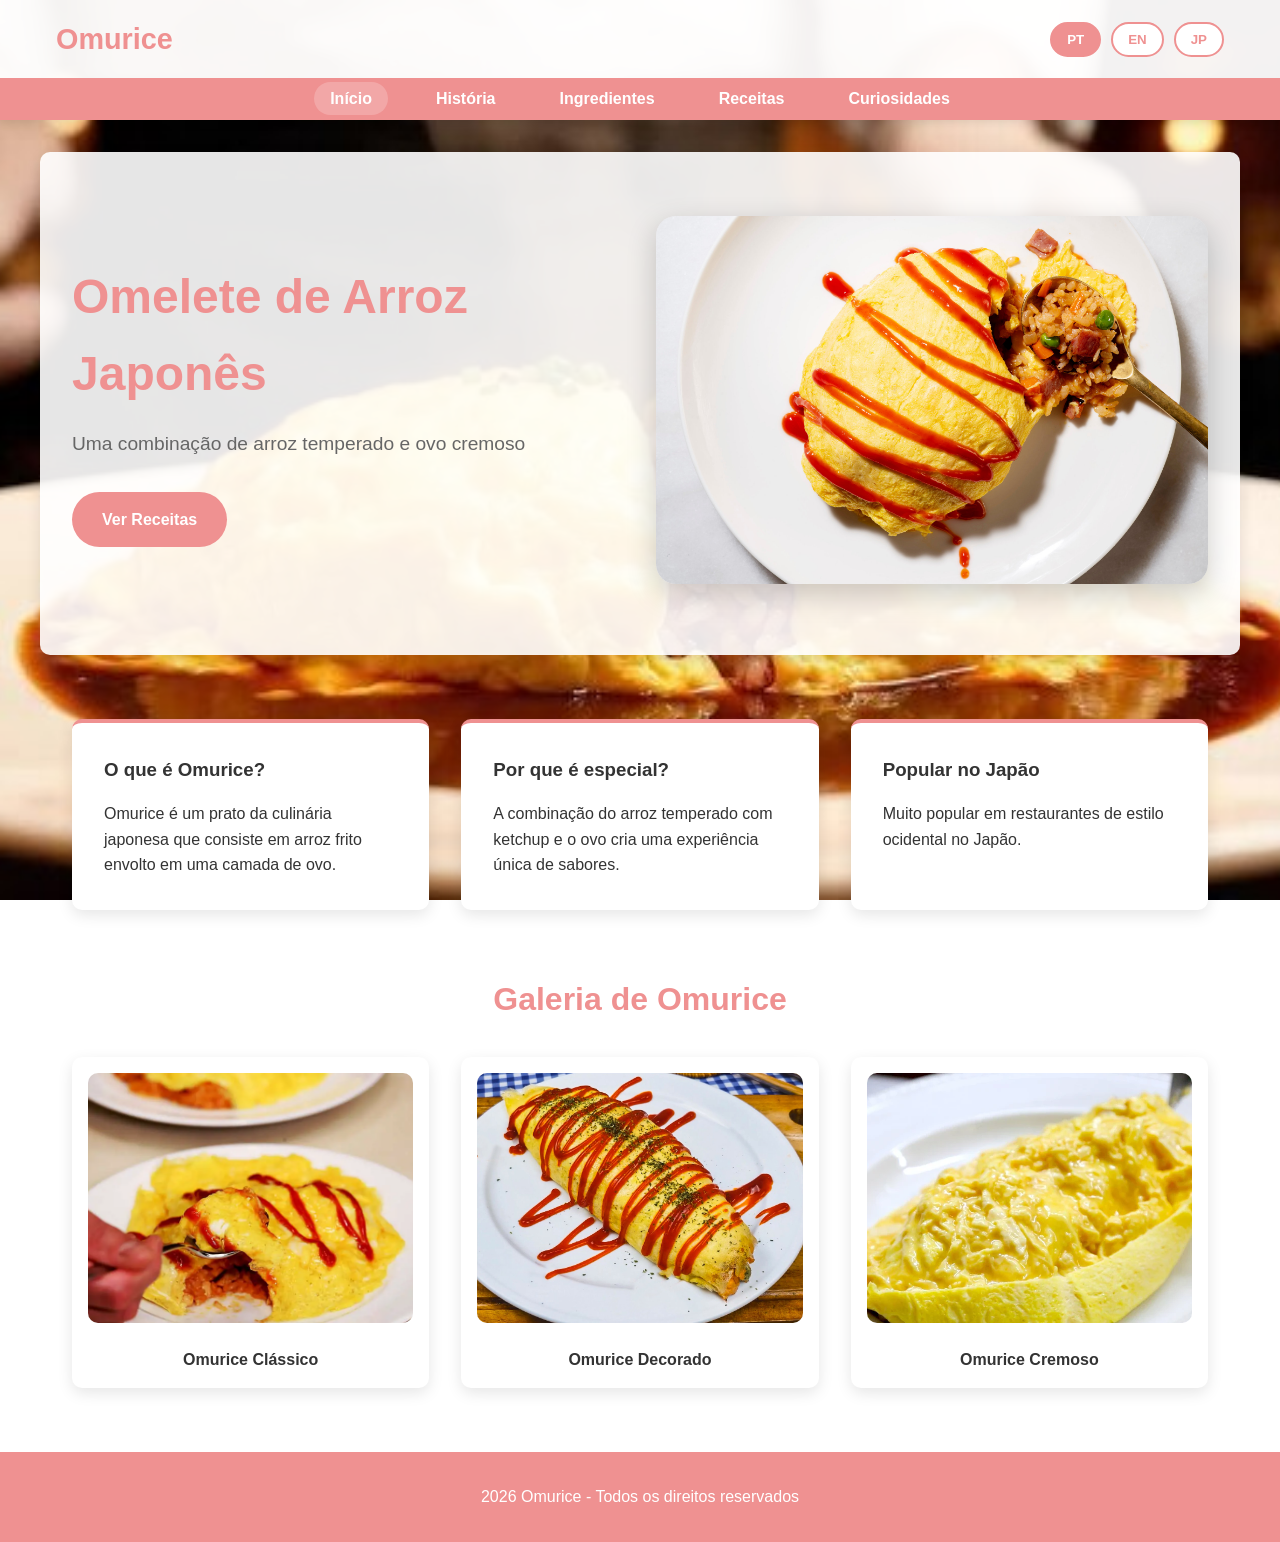
<file: omurice-site/index.html>
<!DOCTYPE html>
<html lang="pt-BR">
<head>
    <meta charset="UTF-8">
    <meta name="viewport" content="width=device-width, initial-scale=1.0">
    <title>Omurice - Omelete de Arroz Japonês</title>
    <link rel="stylesheet" href="style.css">
</head>
<body>
    <header>
        <div class="header-content">
            <div class="logo">
                <h1>Omurice</h1>
            </div>
            <div class="language-selector">
                <button class="lang-btn active" data-lang="pt">PT</button>
                <button class="lang-btn" data-lang="en">EN</button>
                <button class="lang-btn" data-lang="jp">JP</button>
            </div>
        </div>
        <nav class="menu-horizontal">
            <ul>
                <li><a href="index.html" class="active" data-i18n="nav_home">Início</a></li>
                <li><a href="historia.html" data-i18n="nav_history">História</a></li>
                <li><a href="ingredientes.html" data-i18n="nav_ingredients">Ingredientes</a></li>
                <li><a href="receitas.html" data-i18n="nav_recipes">Receitas</a></li>
                <li><a href="curiosidades.html" data-i18n="nav_curiosities">Curiosidades</a></li>
            </ul>
        </nav>
    </header>

    <main>
        <section class="hero">
            <div class="hero-content">
                <h2 data-i18n="hero_title">Omelete de Arroz Japonês</h2>
                <p data-i18n="hero_subtitle">Uma combinação de arroz temperado e ovo cremoso</p>
                <a href="receitas.html" class="btn-primary" data-i18n="hero_button">Ver Receitas</a>
            </div>
            <div class="hero-image">
                <img src="imagens/hero-omurice.jpg" alt="Omurice">
            </div>
        </section>

        <section class="featured-cards">
            <div class="card">
                <h3 data-i18n="featured_1_title">O que é Omurice?</h3>
                <p data-i18n="featured_1_desc">Omurice é um prato da culinária japonesa que consiste em arroz frito envolto em uma camada de ovo.</p>
            </div>
            <div class="card">
                <h3 data-i18n="featured_2_title">Por que é especial?</h3>
                <p data-i18n="featured_2_desc">A combinação do arroz temperado com ketchup e o ovo cria uma experiência única de sabores.</p>
            </div>
            <div class="card">
                <h3 data-i18n="featured_3_title">Popular no Japão</h3>
                <p data-i18n="featured_3_desc">Muito popular em restaurantes de estilo ocidental no Japão.</p>
            </div>
        </section>

        <section class="gallery">
            <h2 data-i18n="gallery_title">Galeria de Omurice</h2>
            <div class="gallery-grid">
                <div class="gallery-item">
                    <img src="imagens/omurice-classic.jpg" alt="Omurice Clássico">
                    <p data-i18n="gallery_1">Omurice Clássico</p>
                </div>
                <div class="gallery-item">
                    <img src="imagens/omurice-decorated.jpg" alt="Omurice Decorado">
                    <p data-i18n="gallery_2">Omurice Decorado</p>
                </div>
                <div class="gallery-item">
                    <img src="imagens/omurice-creamy.jpg" alt="Omurice Cremoso">
                    <p data-i18n="gallery_3">Omurice Cremoso</p>
                </div>
            </div>
        </section>
    </main>

    <footer>
        <p> 2026 Omurice - Todos os direitos reservados</p>
    </footer>

    <script src="translations.js"></script>
    <script src="script.js"></script>
</body>
</html>
</file>
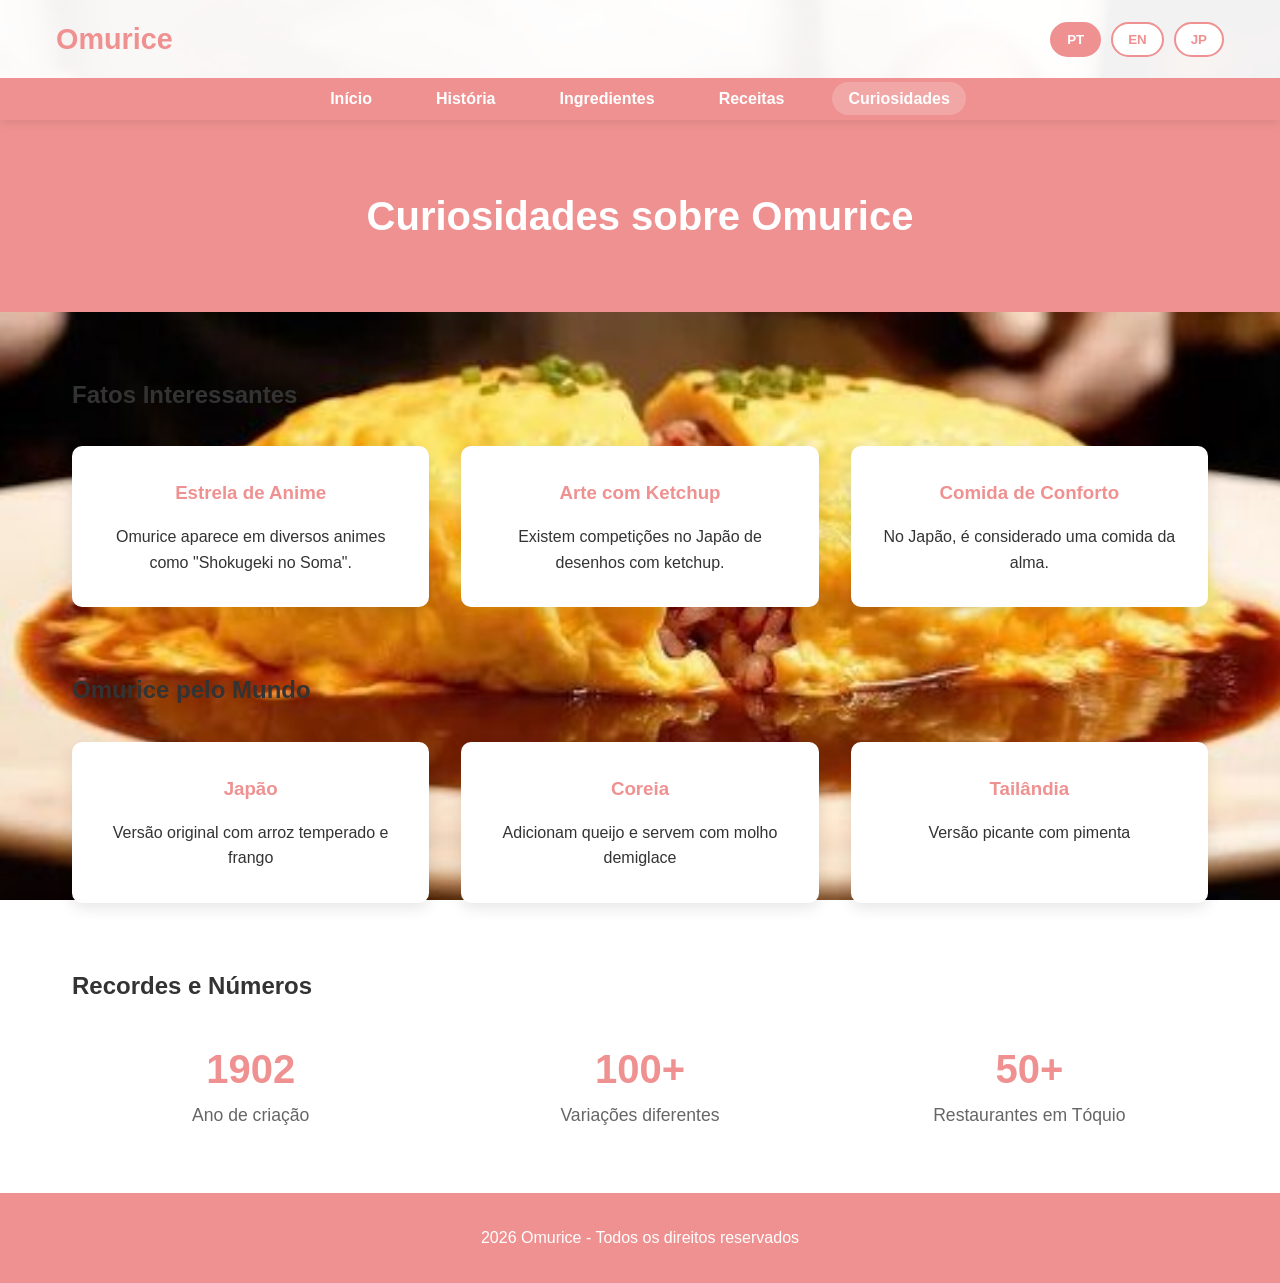
<file: omurice-site/curiosidades.html>
<!DOCTYPE html>
<html lang="pt-BR">
<head>
    <meta charset="UTF-8">
    <meta name="viewport" content="width=device-width, initial-scale=1.0">
    <title>Curiosidades sobre Omurice</title>
    <link rel="stylesheet" href="style.css">
</head>
<body>
    <header>
        <div class="header-content">
            <div class="logo">
                <h1>Omurice</h1>
            </div>
            <div class="language-selector">
                <button class="lang-btn active" data-lang="pt">PT</button>
                <button class="lang-btn" data-lang="en">EN</button>
                <button class="lang-btn" data-lang="jp">JP</button>
            </div>
        </div>
        <nav class="menu-horizontal">
            <ul>
                <li><a href="index.html" data-i18n="nav_home">Início</a></li>
                <li><a href="historia.html" data-i18n="nav_history">História</a></li>
                <li><a href="ingredientes.html" data-i18n="nav_ingredients">Ingredientes</a></li>
                <li><a href="receitas.html" data-i18n="nav_recipes">Receitas</a></li>
                <li><a href="curiosidades.html" class="active" data-i18n="nav_curiosities">Curiosidades</a></li>
            </ul>
        </nav>
    </header>

    <main>
        <section class="page-header">
            <h1 data-i18n="curiosities_title">Curiosidades sobre Omurice</h1>
        </section>

        <section class="curiosity-section">
            <h2 data-i18n="fun_facts">Fatos Interessantes</h2>
            <div class="facts-grid">
                <div class="fact-card">
                    <h3 data-i18n="fact_1_title">Estrela de Anime</h3>
                    <p data-i18n="fact_1_desc">Omurice aparece em diversos animes como "Shokugeki no Soma".</p>
                </div>
                <div class="fact-card">
                    <h3 data-i18n="fact_2_title">Arte com Ketchup</h3>
                    <p data-i18n="fact_2_desc">Existem competições no Japão de desenhos com ketchup.</p>
                </div>
                <div class="fact-card">
                    <h3 data-i18n="fact_3_title">Comida de Conforto</h3>
                    <p data-i18n="fact_3_desc">No Japão, é considerado uma comida da alma.</p>
                </div>
            </div>
        </section>

        <section class="curiosity-section">
            <h2 data-i18n="world_title">Omurice pelo Mundo</h2>
            <div class="world-grid">
                <div class="world-item">
                    <h3 data-i18n="japan_version">Japão</h3>
                    <p data-i18n="japan_desc">Versão original com arroz temperado e frango</p>
                </div>
                <div class="world-item">
                    <h3 data-i18n="korea_version">Coreia</h3>
                    <p data-i18n="korea_desc">Adicionam queijo e servem com molho demiglace</p>
                </div>
                <div class="world-item">
                    <h3 data-i18n="thailand_version">Tailândia</h3>
                    <p data-i18n="thailand_desc">Versão picante com pimenta</p>
                </div>
            </div>
        </section>

        <section class="curiosity-section">
            <h2 data-i18n="records_title">Recordes e Números</h2>
            <div class="stats-grid">
                <div class="stat-item">
                    <span class="stat-number">1902</span>
                    <span class="stat-label" data-i18n="stat_1">Ano de criação</span>
                </div>
                <div class="stat-item">
                    <span class="stat-number">100+</span>
                    <span class="stat-label" data-i18n="stat_2">Variações diferentes</span>
                </div>
                <div class="stat-item">
                    <span class="stat-number">50+</span>
                    <span class="stat-label" data-i18n="stat_3">Restaurantes em Tóquio</span>
                </div>
            </div>
        </section>
    </main>

    <footer>
        <p> 2026 Omurice - Todos os direitos reservados</p>
    </footer>

    <script src="translations.js"></script>
    <script src="script.js"></script>
</body>
</html>
</file>
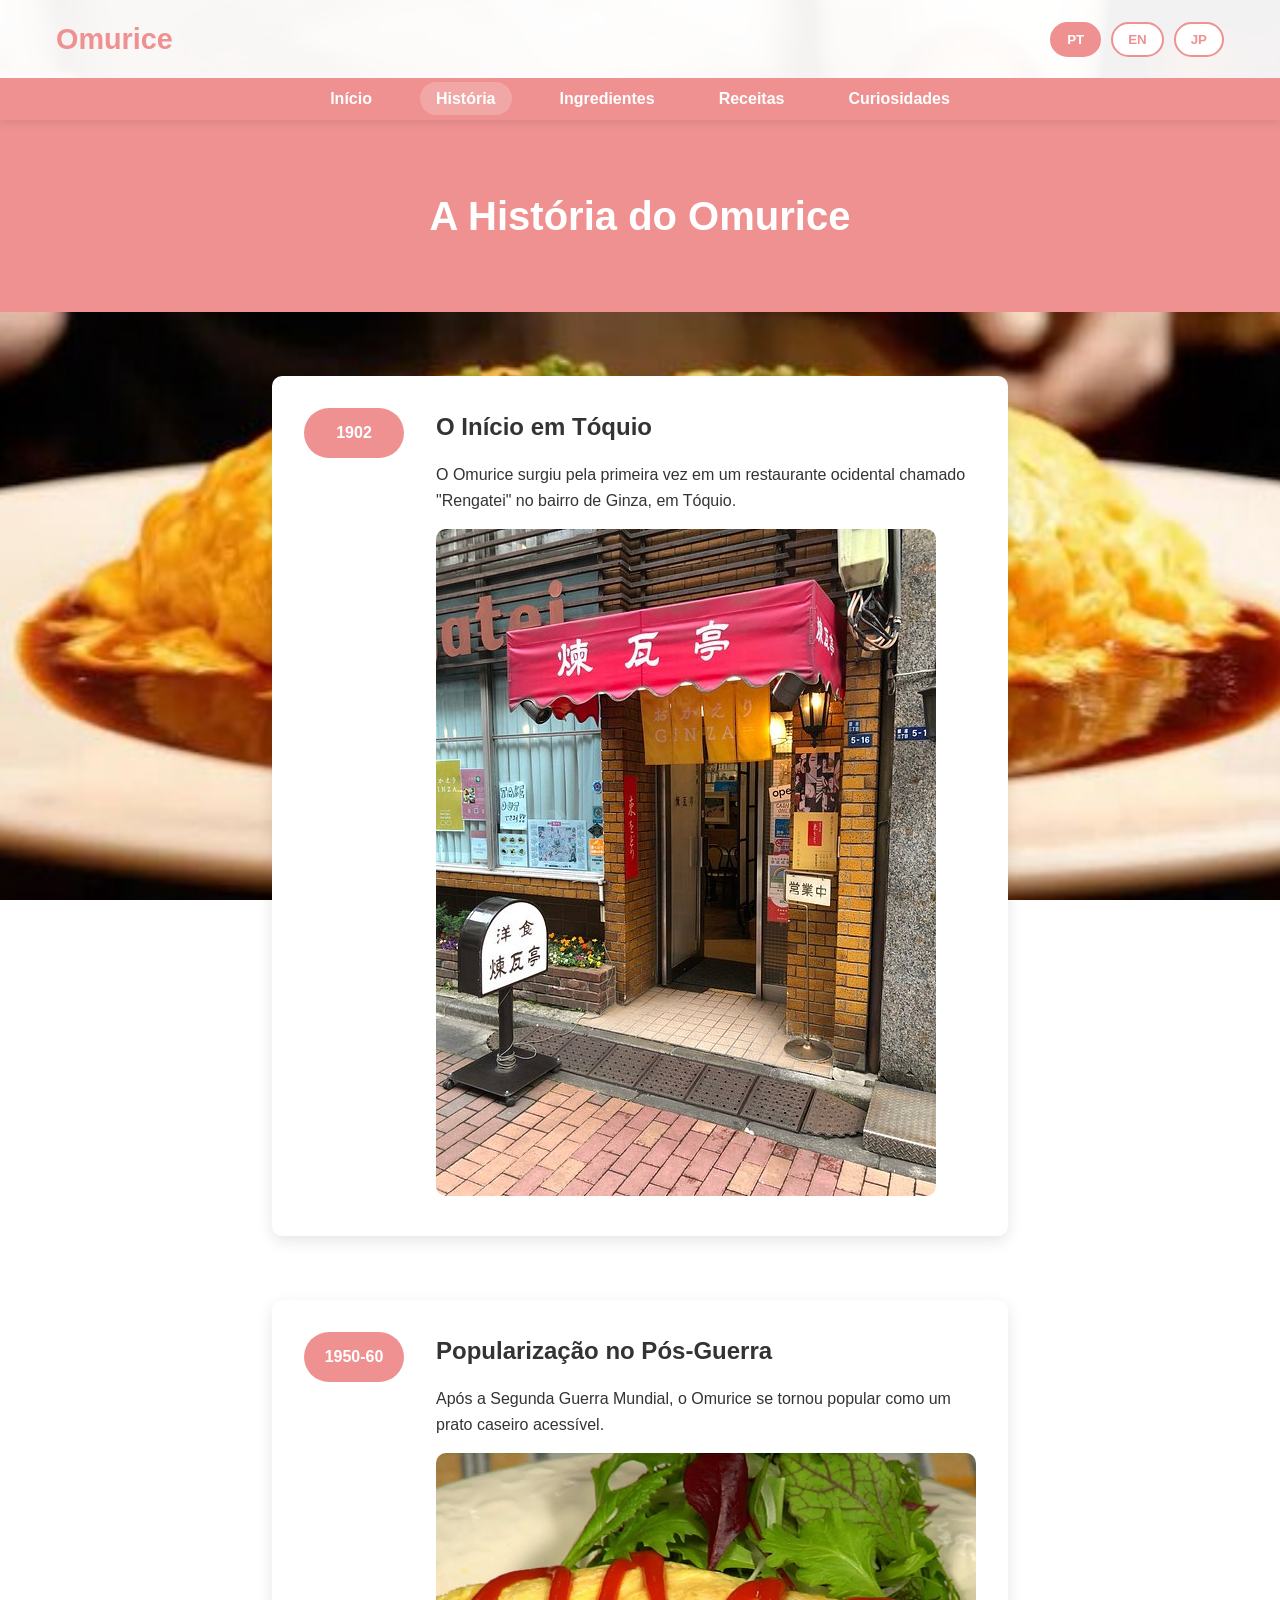
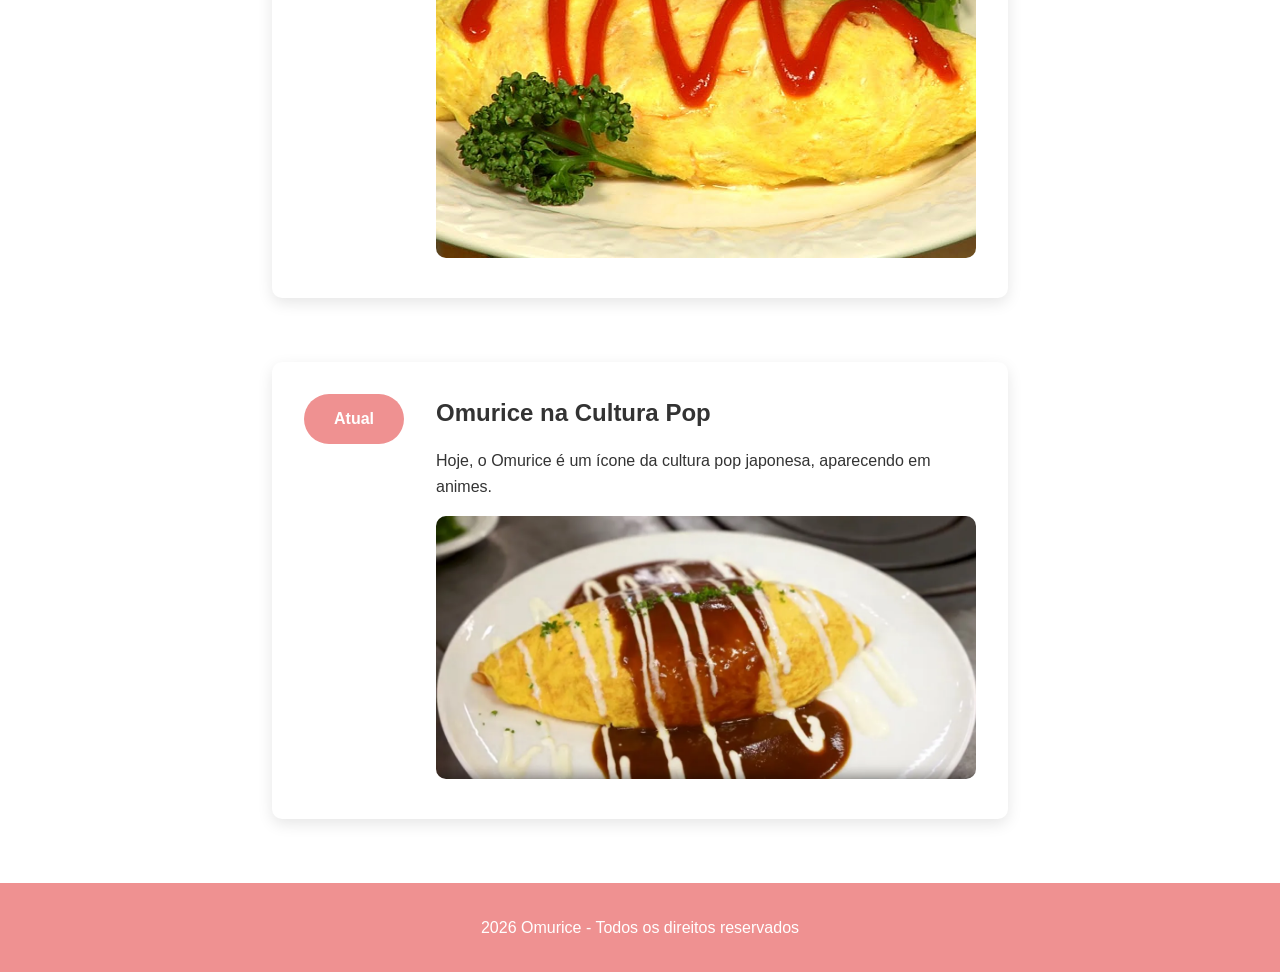
<file: omurice-site/historia.html>
<!DOCTYPE html>
<html lang="pt-BR">
<head>
    <meta charset="UTF-8">
    <meta name="viewport" content="width=device-width, initial-scale=1.0">
    <title>História do Omurice</title>
    <link rel="stylesheet" href="style.css">
</head>
<body>
    <header>
        <div class="header-content">
            <div class="logo">
                <h1>Omurice</h1>
            </div>
            <div class="language-selector">
                <button class="lang-btn active" data-lang="pt">PT</button>
                <button class="lang-btn" data-lang="en">EN</button>
                <button class="lang-btn" data-lang="jp">JP</button>
            </div>
        </div>
        <nav class="menu-horizontal">
            <ul>
                <li><a href="index.html" data-i18n="nav_home">Início</a></li>
                <li><a href="historia.html" class="active" data-i18n="nav_history">História</a></li>
                <li><a href="ingredientes.html" data-i18n="nav_ingredients">Ingredientes</a></li>
                <li><a href="receitas.html" data-i18n="nav_recipes">Receitas</a></li>
                <li><a href="curiosidades.html" data-i18n="nav_curiosities">Curiosidades</a></li>
            </ul>
        </nav>
    </header>

    <main>
        <section class="page-header">
            <h1 data-i18n="history_title">A História do Omurice</h1>
        </section>

        <section class="history-timeline">
            <div class="history-item">
                <div class="year-badge">1902</div>
                <div class="history-content">
                    <h2 data-i18n="origin_title">O Início em Tóquio</h2>
                    <p data-i18n="origin_desc">O Omurice surgiu pela primeira vez em um restaurante ocidental chamado "Rengatei" no bairro de Ginza, em Tóquio. Inspirado na culinária europeia, o chef criou uma versão japonesa do omelete recheado com arroz.</p>
                    <img src="imagens/rengatei.jpg" alt="Restaurante Rengatei">
                </div>
            </div>

            <div class="history-item">
                <div class="year-badge">1950-60</div>
                <div class="history-content">
                    <h2 data-i18n="evolution_title">Popularização no Pós-Guerra</h2>
                    <p data-i18n="evolution_desc">Após a Segunda Guerra Mundial, o Omurice se tornou popular como um prato caseiro acessível. Donas de casa japonesas começaram a criar suas próprias variações.</p>
                    <img src="imagens/omurice-vintage.jpg" alt="Omurice vintage">
                </div>
            </div>

            <div class="history-item">
                <div class="year-badge">Atual</div>
                <div class="history-content">
                    <h2 data-i18n="modern_title">Omurice na Cultura Pop</h2>
                    <p data-i18n="modern_desc">Hoje, o Omurice é um ícone da cultura pop japonesa, aparecendo em animes e sendo servido em cafés temáticos.</p>
                    <img src="imagens/omurice-modern.jpg" alt="Omurice moderno">
                </div>
            </div>
        </section>
    </main>

    <footer>
        <p> 2026 Omurice - Todos os direitos reservados</p>
    </footer>

    <script src="translations.js"></script>
    <script src="script.js"></script>
</body>
</html>
</file>
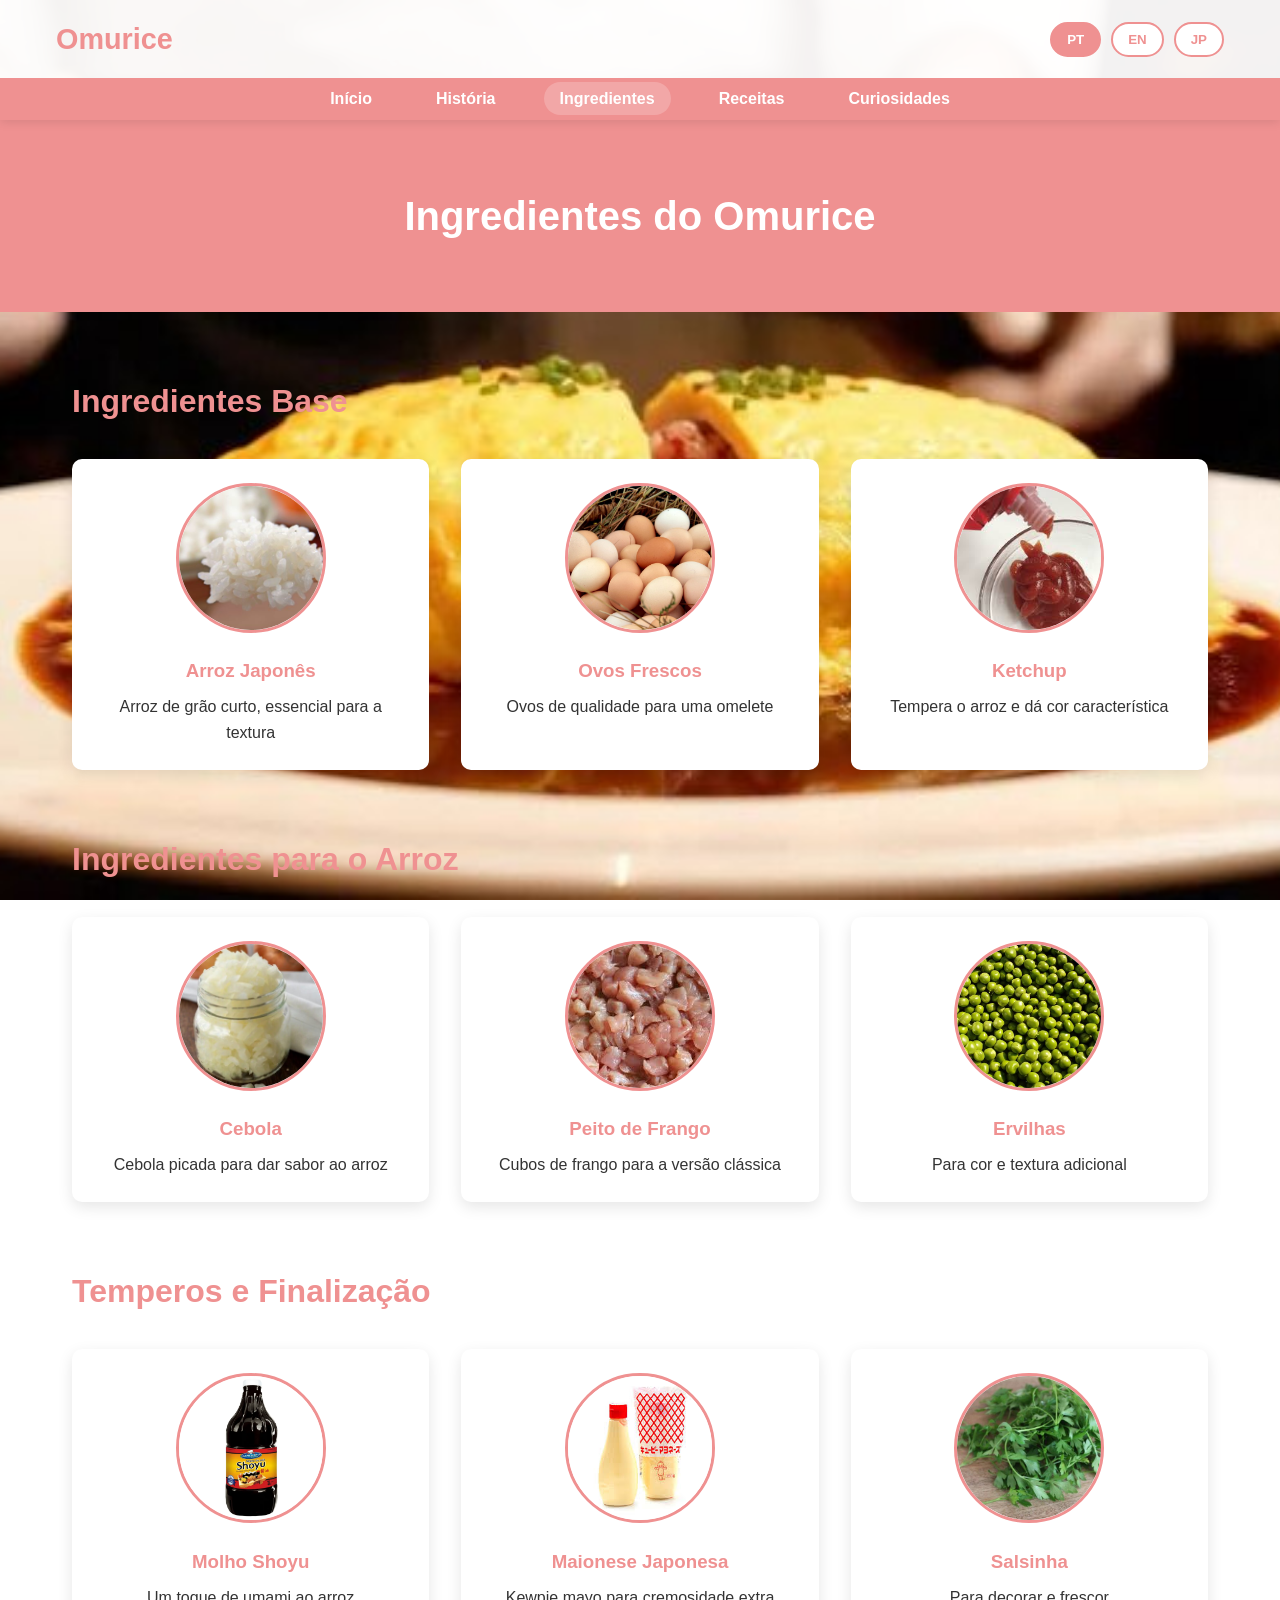
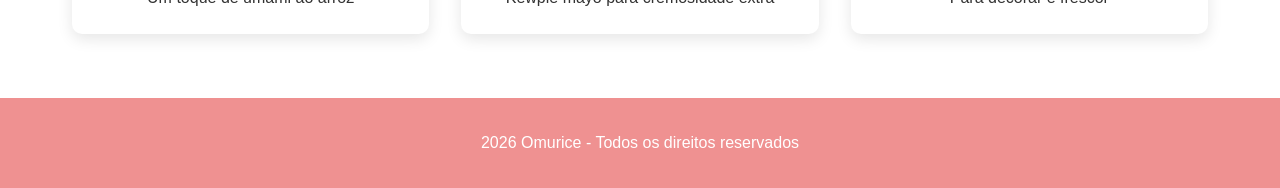
<file: omurice-site/ingredientes.html>
<!DOCTYPE html>
<html lang="pt-BR">
<head>
    <meta charset="UTF-8">
    <meta name="viewport" content="width=device-width, initial-scale=1.0">
    <title>Ingredientes do Omurice</title>
    <link rel="stylesheet" href="style.css">
</head>
<body>
    <header>
        <div class="header-content">
            <div class="logo">
                <h1>Omurice</h1>
            </div>
            <div class="language-selector">
                <button class="lang-btn active" data-lang="pt">PT</button>
                <button class="lang-btn" data-lang="en">EN</button>
                <button class="lang-btn" data-lang="jp">JP</button>
            </div>
        </div>
        <nav class="menu-horizontal">
            <ul>
                <li><a href="index.html" data-i18n="nav_home">Início</a></li>
                <li><a href="historia.html" data-i18n="nav_history">História</a></li>
                <li><a href="ingredientes.html" class="active" data-i18n="nav_ingredients">Ingredientes</a></li>
                <li><a href="receitas.html" data-i18n="nav_recipes">Receitas</a></li>
                <li><a href="curiosidades.html" data-i18n="nav_curiosities">Curiosidades</a></li>
            </ul>
        </nav>
    </header>

    <main>
        <section class="page-header">
            <h1 data-i18n="ingredients_title">Ingredientes do Omurice</h1>
        </section>

        <section class="ingredients-section">
            <div class="ingredient-category">
                <h2 data-i18n="base_ingredients">Ingredientes Base</h2>
                <div class="ingredient-grid">
                    <div class="ingredient-card">
                        <img src="imagens/arroz-japones.jpg" alt="Arroz Japonês">
                        <h3 data-i18n="rice">Arroz Japonês</h3>
                        <p data-i18n="rice_desc">Arroz de grão curto, essencial para a textura</p>
                    </div>
                    <div class="ingredient-card">
                        <img src="imagens/ovos-frescos.jpg" alt="Ovos">
                        <h3 data-i18n="eggs">Ovos Frescos</h3>
                        <p data-i18n="eggs_desc">Ovos de qualidade para uma omelete</p>
                    </div>
                    <div class="ingredient-card">
                        <img src="imagens/ketchup.jpg" alt="Ketchup">
                        <h3 data-i18n="ketchup">Ketchup</h3>
                        <p data-i18n="ketchup_desc">Tempera o arroz e dá cor característica</p>
                    </div>
                </div>
            </div>

            <div class="ingredient-category">
                <h2 data-i18n="rice_ingredients">Ingredientes para o Arroz</h2>
                <div class="ingredient-grid">
                    <div class="ingredient-card">
                        <img src="imagens/cebola.jpg" alt="Cebola">
                        <h3 data-i18n="onion">Cebola</h3>
                        <p data-i18n="onion_desc">Cebola picada para dar sabor ao arroz</p>
                    </div>
                    <div class="ingredient-card">
                        <img src="imagens/frango.jpg" alt="Frango">
                        <h3 data-i18n="chicken">Peito de Frango</h3>
                        <p data-i18n="chicken_desc">Cubos de frango para a versão clássica</p>
                    </div>
                    <div class="ingredient-card">
                        <img src="imagens/ervilhas.jpg" alt="Ervilhas">
                        <h3 data-i18n="peas">Ervilhas</h3>
                        <p data-i18n="peas_desc">Para cor e textura adicional</p>
                    </div>
                </div>
            </div>

            <div class="ingredient-category">
                <h2 data-i18n="seasonings">Temperos e Finalização</h2>
                <div class="ingredient-grid">
                    <div class="ingredient-card">
                        <img src="imagens/shoyu.jpg" alt="Molho Shoyu">
                        <h3 data-i18n="soysauce">Molho Shoyu</h3>
                        <p data-i18n="soysauce_desc">Um toque de umami ao arroz</p>
                    </div>
                    <div class="ingredient-card">
                        <img src="imagens/maionese.jpg" alt="Maionese Japonesa">
                        <h3 data-i18n="mayo">Maionese Japonesa</h3>
                        <p data-i18n="mayo_desc">Kewpie mayo para cremosidade extra</p>
                    </div>
                    <div class="ingredient-card">
                        <img src="imagens/salsinha.jpg" alt="Salsinha">
                        <h3 data-i18n="parsley">Salsinha</h3>
                        <p data-i18n="parsley_desc">Para decorar e frescor</p>
                    </div>
                </div>
            </div>
        </section>
    </main>

    <footer>
        <p> 2026 Omurice - Todos os direitos reservados</p>
    </footer>

    <script src="translations.js"></script>
    <script src="script.js"></script>
</body>
</html>
</file>
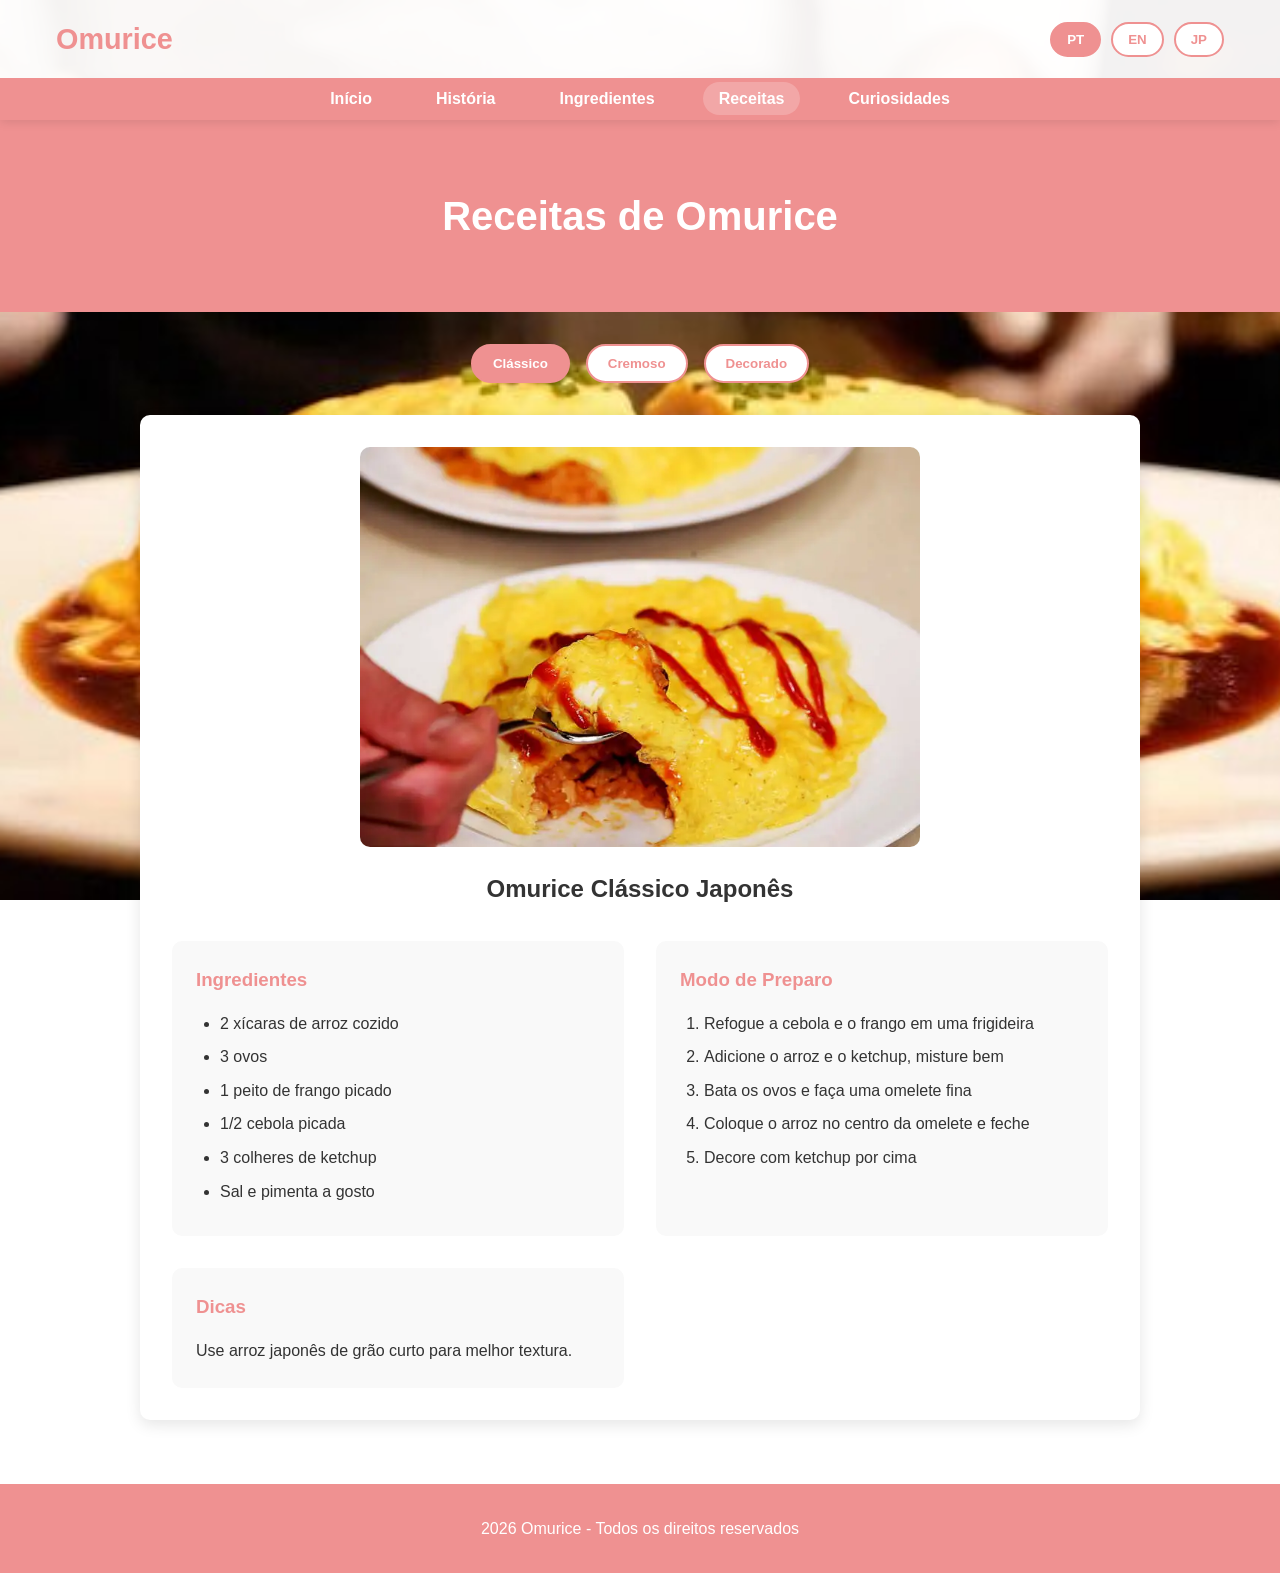
<file: omurice-site/receitas.html>
<!DOCTYPE html>
<html lang="pt-BR">
<head>
    <meta charset="UTF-8">
    <meta name="viewport" content="width=device-width, initial-scale=1.0">
    <title>Receitas de Omurice</title>
    <link rel="stylesheet" href="style.css">
</head>
<body>
    <header>
        <div class="header-content">
            <div class="logo">
                <h1>Omurice</h1>
            </div>
            <div class="language-selector">
                <button class="lang-btn active" data-lang="pt">PT</button>
                <button class="lang-btn" data-lang="en">EN</button>
                <button class="lang-btn" data-lang="jp">JP</button>
            </div>
        </div>
        <nav class="menu-horizontal">
            <ul>
                <li><a href="index.html" data-i18n="nav_home">Início</a></li>
                <li><a href="historia.html" data-i18n="nav_history">História</a></li>
                <li><a href="ingredientes.html" data-i18n="nav_ingredients">Ingredientes</a></li>
                <li><a href="receitas.html" class="active" data-i18n="nav_recipes">Receitas</a></li>
                <li><a href="curiosidades.html" data-i18n="nav_curiosities">Curiosidades</a></li>
            </ul>
        </nav>
    </header>

    <main>
        <section class="page-header">
            <h1 data-i18n="recipes_title">Receitas de Omurice</h1>
        </section>

        <div class="recipe-tabs">
            <button class="tab-btn active" onclick="showRecipe('classic')" data-i18n="classic_tab">Clássico</button>
            <button class="tab-btn" onclick="showRecipe('creamy')" data-i18n="creamy_tab">Cremoso</button>
            <button class="tab-btn" onclick="showRecipe('decorated')" data-i18n="decorated_tab">Decorado</button>
        </div>

        <div id="classic-recipe" class="recipe-content active">
            <div class="recipe-header">
                <img src="imagens/omurice-classic.jpg" alt="Omurice Clássico">
                <h2 data-i18n="classic_title">Omurice Clássico Japonês</h2>
            </div>
            
            <div class="recipe-sections">
                <div class="recipe-section">
                    <h3 data-i18n="ingredients">Ingredientes</h3>
                    <ul>
                        <li data-i18n="classic_ing_1">2 xícaras de arroz cozido</li>
                        <li data-i18n="classic_ing_2">3 ovos</li>
                        <li data-i18n="classic_ing_3">1 peito de frango picado</li>
                        <li data-i18n="classic_ing_4">1/2 cebola picada</li>
                        <li data-i18n="classic_ing_5">3 colheres de ketchup</li>
                        <li data-i18n="classic_ing_6">Sal e pimenta a gosto</li>
                    </ul>
                </div>

                <div class="recipe-section">
                    <h3 data-i18n="preparation">Modo de Preparo</h3>
                    <ol>
                        <li data-i18n="classic_step_1">Refogue a cebola e o frango em uma frigideira</li>
                        <li data-i18n="classic_step_2">Adicione o arroz e o ketchup, misture bem</li>
                        <li data-i18n="classic_step_3">Bata os ovos e faça uma omelete fina</li>
                        <li data-i18n="classic_step_4">Coloque o arroz no centro da omelete e feche</li>
                        <li data-i18n="classic_step_5">Decore com ketchup por cima</li>
                    </ol>
                </div>

                <div class="recipe-section">
                    <h3 data-i18n="tips">Dicas</h3>
                    <p data-i18n="classic_tip">Use arroz japonês de grão curto para melhor textura.</p>
                </div>
            </div>
        </div>

        <div id="creamy-recipe" class="recipe-content">
            <div class="recipe-header">
                <img src="imagens/omurice-creamy.jpg" alt="Omurice Cremoso">
                <h2 data-i18n="creamy_title">Omurice Super Cremoso</h2>
            </div>
            
            <div class="recipe-sections">
                <div class="recipe-section">
                    <h3 data-i18n="ingredients">Ingredientes</h3>
                    <ul>
                        <li data-i18n="creamy_ing_1">2 xícaras de arroz</li>
                        <li data-i18n="creamy_ing_2">4 ovos (apenas gemas)</li>
                        <li data-i18n="creamy_ing_3">2 colheres de maionese Kewpie</li>
                        <li data-i18n="creamy_ing_4">1 colher de manteiga</li>
                        <li data-i18n="creamy_ing_5">3 colheres de ketchup</li>
                        <li data-i18n="creamy_ing_6">Creme de leite fresco</li>
                    </ul>
                </div>

                <div class="recipe-section">
                    <h3 data-i18n="preparation">Modo de Preparo</h3>
                    <ol>
                        <li data-i18n="creamy_step_1">Misture as gemas com maionese e creme de leite</li>
                        <li data-i18n="creamy_step_2">Faça o arroz temperado com ketchup</li>
                        <li data-i18n="creamy_step_3">Na frigideira, faça a omelete em fogo baixo</li>
                        <li data-i18n="creamy_step_4">Mexa constantemente para criar textura cremosa</li>
                        <li data-i18n="creamy_step_5">Sirva imediatamente com arroz no centro</li>
                    </ol>
                </div>

                <div class="recipe-section">
                    <h3 data-i18n="tips">Dicas</h3>
                    <p data-i18n="creamy_tip">O segredo da cremosidade é não cozinhar demais os ovos.</p>
                </div>
            </div>
        </div>

        <div id="decorated-recipe" class="recipe-content">
            <div class="recipe-header">
                <img src="imagens/omurice-decorated.jpg" alt="Omurice Decorado">
                <h2 data-i18n="decorated_title">Omurice Decorado</h2>
            </div>
            
            <div class="recipe-sections">
                <div class="recipe-section">
                    <h3 data-i18n="ingredients">Ingredientes</h3>
                    <ul>
                        <li data-i18n="decorated_ing_1">Base da receita clássica</li>
                        <li data-i18n="decorated_ing_2">Ketchup extra para desenho</li>
                        <li data-i18n="decorated_ing_3">Algas nori para detalhes</li>
                        <li data-i18n="decorated_ing_4">Legumes coloridos</li>
                        <li data-i18n="decorated_ing_5">Molho tonkatsu</li>
                    </ul>
                </div>

                <div class="recipe-section">
                    <h3 data-i18n="preparation">Modo de Preparo</h3>
                    <ol>
                        <li data-i18n="decorated_step_1">Prepare o omurice clássico</li>
                        <li data-i18n="decorated_step_2">Use ketchup para desenhar rostos</li>
                        <li data-i18n="decorated_step_3">Corte a nori para fazer olhos</li>
                        <li data-i18n="decorated_step_4">Use legumes para detalhes coloridos</li>
                        <li data-i18n="decorated_step_5">Finalize com molho tonkatsu ao redor</li>
                    </ol>
                </div>

                <div class="recipe-section">
                    <h3 data-i18n="tips">Dicas</h3>
                    <p data-i18n="decorated_tip">Use um palito para desenhos precisos com ketchup.</p>
                </div>
            </div>
        </div>

        
    </main>

    <footer>
        <p> 2026 Omurice - Todos os direitos reservados</p>
    </footer>

    <script src="translations.js"></script>
    <script src="script.js"></script>
</body>
</html>
</file>
<file: omurice-site/style.css>
* {
    margin: 0;
    padding: 0;
    box-sizing: border-box;
}

body {
    font-family: 'Segoe UI', Tahoma, Geneva, Verdana, sans-serif;
    line-height: 1.6;
    color: #333;
    background-image: url('imagens/bg-omurice.jpg');
    background-size: cover;
    background-attachment: fixed;
    background-position: center;
}

header {
    background: rgba(255, 255, 255, 0.95);
    box-shadow: 0 2px 10px rgba(0,0,0,0.1);
    position: sticky;
    top: 0;
    z-index: 1000;
}

.header-content {
    max-width: 1200px;
    margin: 0 auto;
    padding: 1rem;
    display: flex;
    justify-content: space-between;
    align-items: center;
}

.logo h1 {
    color: #EF9191;
    font-size: 1.8rem;
}

.language-selector {
    display: flex;
    gap: 10px;
}

.lang-btn {
    padding: 8px 15px;
    border: 2px solid #EF9191;
    background: white;
    color: #EF9191;
    border-radius: 20px;
    cursor: pointer;
    transition: all 0.3s;
    font-weight: bold;
}

.lang-btn:hover,
.lang-btn.active {
    background: #EF9191;
    color: white;
}

.menu-horizontal {
    background: #EF9191;
    padding: 0.5rem;
}

.menu-horizontal ul {
    max-width: 1200px;
    margin: 0 auto;
    list-style: none;
    display: flex;
    justify-content: center;
    gap: 2rem;
}

.menu-horizontal a {
    color: white;
    text-decoration: none;
    font-weight: bold;
    padding: 0.5rem 1rem;
    border-radius: 20px;
    transition: background 0.3s;
}

.menu-horizontal a:hover,
.menu-horizontal a.active {
    background: rgba(255,255,255,0.2);
}

.hero {
    min-height: 500px;
    display: flex;
    align-items: center;
    justify-content: space-between;
    padding: 4rem 2rem;
    max-width: 1200px;
    margin: 2rem auto;
    background: rgba(255, 255, 255, 0.9);
    border-radius: 10px;
    box-shadow: 0 5px 15px rgba(0,0,0,0.1);
}

.hero-content {
    flex: 1;
    padding-right: 2rem;
}

.hero-content h2 {
    font-size: 3rem;
    color: #EF9191;
    margin-bottom: 1rem;
}

.hero-content p {
    font-size: 1.2rem;
    color: #666;
    margin-bottom: 2rem;
}

.btn-primary {
    display: inline-block;
    padding: 15px 30px;
    background-color: #EF9191;
    color: white;
    text-decoration: none;
    border-radius: 30px;
    font-weight: bold;
    transition: transform 0.3s;
    border: none;
    cursor: pointer;
}

.btn-primary:hover {
    transform: translateY(-3px);
}

.hero-image {
    flex: 1;
    text-align: center;
}

.hero-image img {
    max-width: 100%;
    border-radius: 20px;
    box-shadow: 0 10px 30px rgba(0,0,0,0.2);
}

.featured-cards {
    display: grid;
    grid-template-columns: repeat(auto-fit, minmax(300px, 1fr));
    gap: 2rem;
    max-width: 1200px;
    margin: 4rem auto;
    padding: 0 2rem;
}

.card {
    background: white;
    padding: 2rem;
    border-radius: 10px;
    box-shadow: 0 5px 15px rgba(0,0,0,0.1);
    transition: transform 0.3s;
    border-top: 4px solid #EF9191;
}

.card:hover {
    transform: translateY(-5px);
}

.card h3 {
    margin-bottom: 1rem;
    color: #333;
}

.gallery {
    max-width: 1200px;
    margin: 4rem auto;
    padding: 0 2rem;
}

.gallery h2 {
    text-align: center;
    margin-bottom: 2rem;
    color: #EF9191;
    font-size: 2rem;
}

.gallery-grid {
    display: grid;
    grid-template-columns: repeat(auto-fit, minmax(300px, 1fr));
    gap: 2rem;
}

.gallery-item {
    text-align: center;
    background: white;
    padding: 1rem;
    border-radius: 10px;
    box-shadow: 0 5px 15px rgba(0,0,0,0.1);
}

.gallery-item img {
    width: 100%;
    height: 250px;
    object-fit: cover;
    border-radius: 10px;
}

.gallery-item p {
    margin-top: 1rem;
    color: #333;
    font-weight: bold;
}

.page-header {
    background-color: #EF9191;
    padding: 4rem 2rem;
    text-align: center;
    color: white;
    margin-bottom: 2rem;
}

.page-header h1 {
    font-size: 2.5rem;
}

.ingredients-section {
    max-width: 1200px;
    margin: 4rem auto;
    padding: 0 2rem;
}

.ingredient-category {
    margin-bottom: 4rem;
}

.ingredient-category h2 {
    color: #EF9191;
    margin-bottom: 2rem;
    font-size: 2rem;
}

.ingredient-grid {
    display: grid;
    grid-template-columns: repeat(auto-fit, minmax(250px, 1fr));
    gap: 2rem;
}

.ingredient-card {
    background: white;
    padding: 1.5rem;
    border-radius: 10px;
    box-shadow: 0 5px 15px rgba(0,0,0,0.1);
    text-align: center;
    transition: transform 0.3s;
}

.ingredient-card:hover {
    transform: translateY(-5px);
}

.ingredient-card img {
    width: 150px;
    height: 150px;
    object-fit: cover;
    border-radius: 50%;
    margin-bottom: 1rem;
    border: 3px solid #EF9191;
}

.ingredient-card h3 {
    color: #EF9191;
    margin-bottom: 0.5rem;
}

.history-timeline {
    max-width: 800px;
    margin: 4rem auto;
    padding: 0 2rem;
}

.history-item {
    display: flex;
    margin-bottom: 4rem;
    background: white;
    padding: 2rem;
    border-radius: 10px;
    box-shadow: 0 5px 15px rgba(0,0,0,0.1);
}

.year-badge {
    min-width: 100px;
    height: 50px;
    background-color: #EF9191;
    color: white;
    display: flex;
    align-items: center;
    justify-content: center;
    border-radius: 25px;
    font-weight: bold;
    margin-right: 2rem;
}

.history-content {
    flex: 1;
}

.history-content h2 {
    color: #333;
    margin-bottom: 1rem;
}

.history-content img {
    max-width: 100%;
    border-radius: 10px;
    margin-top: 1rem;
}

.recipe-tabs {
    display: flex;
    justify-content: center;
    gap: 1rem;
    margin: 2rem 0;
}

.tab-btn {
    padding: 10px 20px;
    border: 2px solid #EF9191;
    background: white;
    color: #EF9191;
    border-radius: 25px;
    cursor: pointer;
    font-weight: bold;
    transition: all 0.3s;
}

.tab-btn:hover,
.tab-btn.active {
    background: #EF9191;
    color: white;
}

.recipe-content {
    display: none;
    max-width: 1000px;
    margin: 2rem auto;
    padding: 2rem;
    background: white;
    border-radius: 10px;
    box-shadow: 0 5px 15px rgba(0,0,0,0.1);
}

.recipe-content.active {
    display: block;
}

.recipe-header {
    text-align: center;
    margin-bottom: 2rem;
}

.recipe-header img {
    max-width: 100%;
    max-height: 400px;
    object-fit: cover;
    border-radius: 10px;
    margin-bottom: 1rem;
}

.recipe-sections {
    display: grid;
    grid-template-columns: repeat(auto-fit, minmax(300px, 1fr));
    gap: 2rem;
}

.recipe-section {
    padding: 1.5rem;
    background: #f9f9f9;
    border-radius: 10px;
}

.recipe-section h3 {
    margin-bottom: 1rem;
    color: #EF9191;
}

.recipe-section ul,
.recipe-section ol {
    padding-left: 1.5rem;
}

.recipe-section li {
    margin-bottom: 0.5rem;
}

.voting-section {
    max-width: 600px;
    margin: 4rem auto;
    padding: 2rem;
    text-align: center;
    border-radius: 10px;
    background: white;
    border: 2px solid #EF9191;
}

.voting-buttons {
    display: flex;
    gap: 1rem;
    justify-content: center;
    margin: 2rem 0;
}

.vote-btn {
    padding: 10px 20px;
    border: none;
    background-color: #EF9191;
    color: white;
    border-radius: 25px;
    cursor: pointer;
    font-weight: bold;
    transition: transform 0.3s;
}

.vote-btn:hover {
    transform: scale(1.1);
}

.vote-results {
    margin-top: 1rem;
    padding: 1rem;
    background: #f0f0f0;
    border-radius: 10px;
}

.curiosity-section {
    max-width: 1200px;
    margin: 4rem auto;
    padding: 0 2rem;
}

.facts-grid {
    display: grid;
    grid-template-columns: repeat(auto-fit, minmax(300px, 1fr));
    gap: 2rem;
    margin-top: 2rem;
}

.fact-card {
    background: white;
    padding: 2rem;
    border-radius: 10px;
    box-shadow: 0 5px 15px rgba(0,0,0,0.1);
    text-align: center;
}

.fact-card h3 {
    color: #EF9191;
    margin-bottom: 1rem;
}

.world-grid {
    display: grid;
    grid-template-columns: repeat(auto-fit, minmax(250px, 1fr));
    gap: 2rem;
    margin-top: 2rem;
}

.world-item {
    background: white;
    padding: 2rem;
    border-radius: 10px;
    box-shadow: 0 5px 15px rgba(0,0,0,0.1);
    text-align: center;
}

.world-item h3 {
    color: #EF9191;
    margin-bottom: 1rem;
}

.stats-grid {
    display: grid;
    grid-template-columns: repeat(auto-fit, minmax(200px, 1fr));
    gap: 2rem;
    margin-top: 2rem;
    text-align: center;
}

.stat-number {
    font-size: 2.5rem;
    font-weight: bold;
    color: #EF9191;
    display: block;
}

.stat-label {
    font-size: 1.1rem;
    color: #666;
}

footer {
    background-color: #EF9191;
    color: white;
    text-align: center;
    padding: 2rem;
    margin-top: 4rem;
}

@media (max-width: 768px) {
    .hero {
        flex-direction: column;
        text-align: center;
    }
    
    .hero-content {
        padding-right: 0;
        margin-bottom: 2rem;
    }
    
    .hero-content h2 {
        font-size: 2rem;
    }
    
    .menu-horizontal ul {
        flex-direction: column;
        align-items: center;
        gap: 0.5rem;
    }
    
    .history-item {
        flex-direction: column;
    }
    
    .year-badge {
        margin-right: 0;
        margin-bottom: 1rem;
        width: auto;
    }
    
    .recipe-tabs {
        flex-direction: column;
        align-items: center;
    }
    
    .tab-btn {
        width: 200px;
    }
    
    .voting-buttons {
        flex-direction: column;
        align-items: center;
    }
    
    .vote-btn {
        width: 200px;
    }
}
</file>
